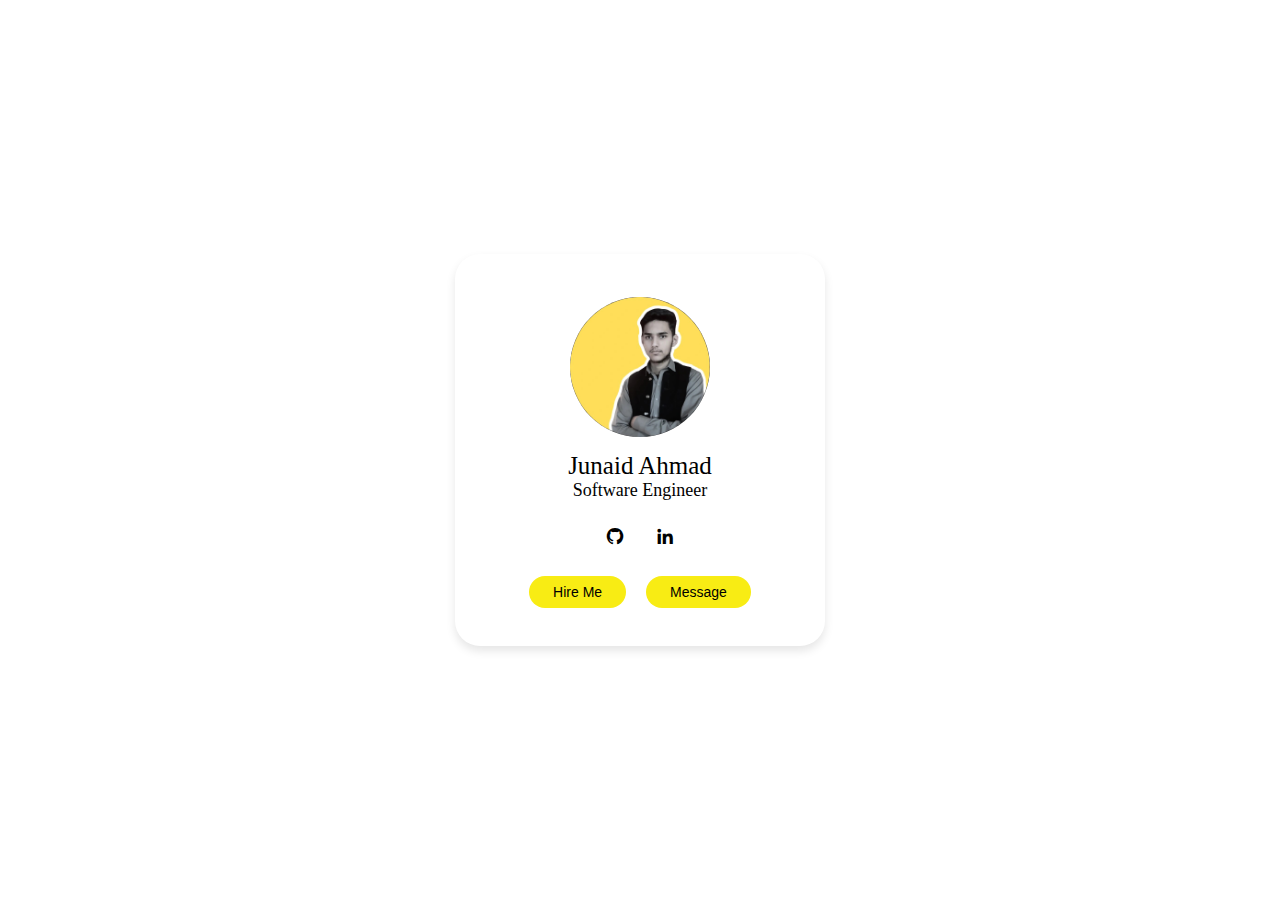
<file: P1/index.html>
<!DOCTYPE html>
<html lang="en">
<head>
    <meta charset="UTF-8">
    <meta name="viewport" content="width=device-width, initial-scale=1.0">
    <title>Document</title>
    <link rel="stylesheet" href="style.css">
    <link rel="stylesheet" href="https://unpkg.com/boxicons@2.1.2/css/boxicons.min.css">
</head>
<body>
    <!-- FEEL FREE TO EXPPLORE-->

    <div class="profile-card">
        <div class="image">
            <img src="DP.jpg" alt="" class="profile-img">
        </div>
    
    

    <div class="text-data">
        <span class="name">Junaid Ahmad</span>
        <span class="job">Software Engineer</span>
    </div>

    <div class="media-buttons">
        <!-- GitHub Link -->
        <a href="https://github.com/junaidaslam2006" class="link" target="_blank">
            <i class="bx bxl-github"></i>
        </a>
        <!-- LinkedIn Link -->
    <a href="https://www.linkedin.com/in/junaid-ahmad-646117330/" class="link" target="_blank">
        <i class="bx bxl-linkedin"></i>
    </a>
    </div>

    <div class="buttons">
        <button class="button">Hire Me</button>
        <button class="button">Message</button>
    </div>
</div>
</body>
</html>
</file>
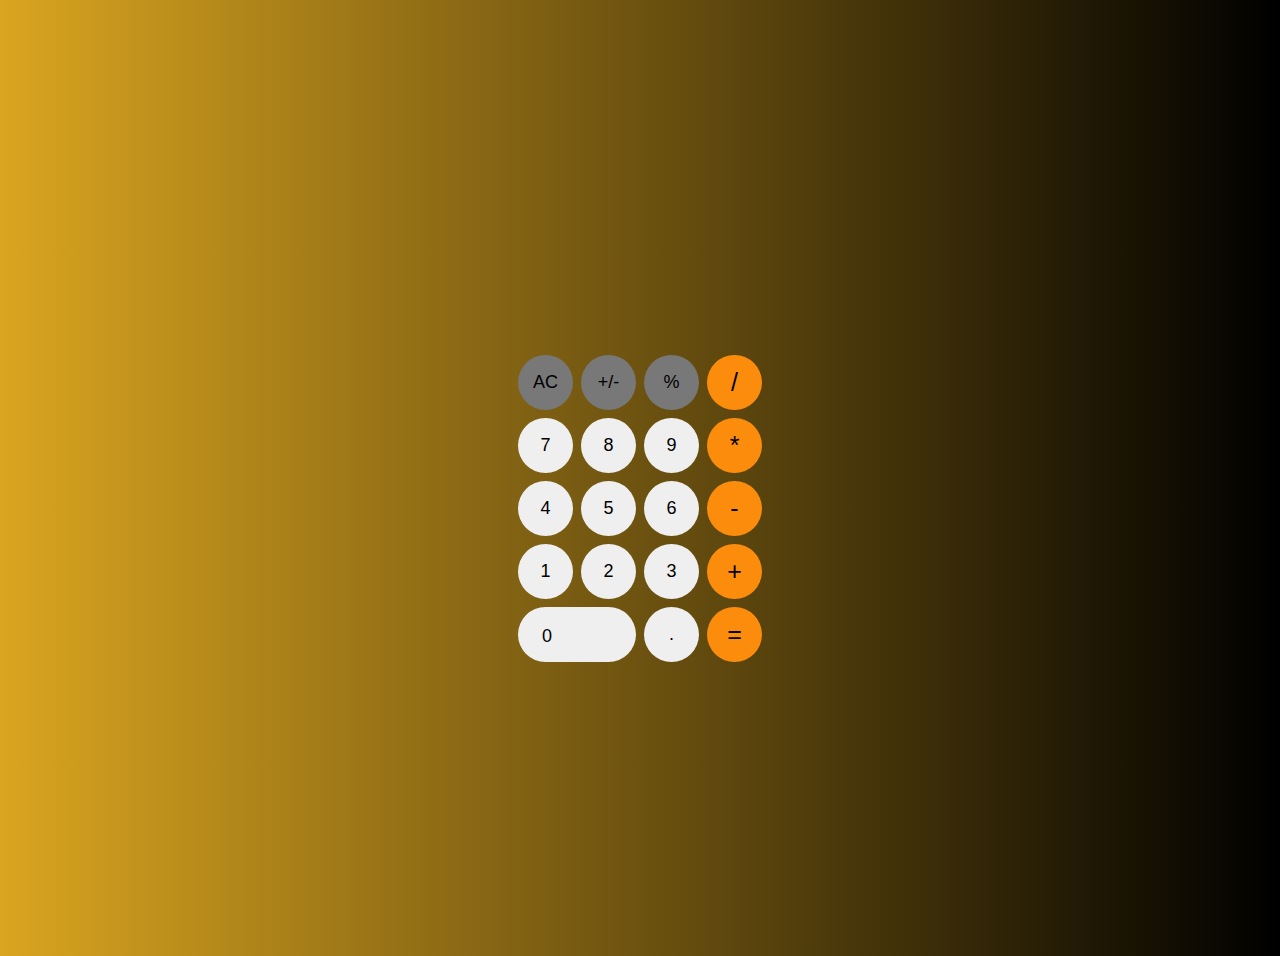
<file: P3/index.html>
<!DOCTYPE html>
<html lang="en">
<head>
    <meta charset="UTF-8">
    <meta name="viewport" content="width=device-width, initial-scale=1.0">
    <title>Document</title>
    <link rel="stylesheet" href="style.css">
</head>
<body>
    <section>
        <div class="container">
            <!--PANEL-->
            <div class="panel"><p class="result"></p></div>
            <!--BUTTOnS-->
            <table>
                <!--ROW 1 -->
                <tr>
                    <td><button id="ac" class="btn special">AC</button></td>
                    <td><button id="sign" class="btn special">+/-</button></td>
                    <td><button id="percentage" class="btn special">%</button></td>
                    <td><button id="division" class="btn operator">/</button></td>
                </tr>
                <!--ROW 2 -->
                 <tr>
                    <td><button id="seven" class="btn number">7</button></td>
                    <td><button id="eight" class="btn number">8</button></td>
                    <td><button id="nine" class="btn number">9</button></td>
                    <td><button id="multiplication" class="btn operator">*</button></td>
                </tr>
                <!--ROW 3 -->
                <tr>
                    <td><button id="four" class="btn number">4</button></td>
                    <td><button id="five" class="btn number">5</button></td>
                    <td><button id="six" class="btn number">6</button></td>
                    <td><button id="subtraction" class="btn operator">-</button></td>
                </tr>
                <!--ROW 4 -->
                <tr>
                    <td><button id="one" class="btn number">1</button></td>
                    <td><button id="two" class="btn number">2</button></td>
                    <td><button id="three" class="btn number">3</button></td>
                    <td><button id="addition" class="btn operator">+</button></td>
                </tr>
                <!--ROW 5 -->
                <tr>
                    <td colspan="2"><button id="zero" class="btn number"><p id="zero">0</p></button></td>
                    <td><button id="point" class="btn decimal">.</button></td>
                    <td><button id="equal" class="btn operator">=</button></td>
                </tr>
            </table>
        </div>
    </section>
    <!--JQUERY-->
    <script src="https://ajax.googleapis.com/ajax/libs/jquery/3.5.1/jquery.min.js"></script>
    <!--JS-->
    <script src="script.js"></script>
    
</body>
</html>
</file>
<file: P1/style.css>
*{
    padding: 0;
    margin: 0;
    box-sizing: border-box;
}
body{
    height: 100vh;
    display: flex;
    align-items: center;
    justify-content: center;
    background-color: #fff;
}
.profile-card{
    display: flex;
    flex-direction: column;
    align-items: center;
    max-width: 370px;
    width: 100%;
    background: #fff;
    border-radius: 25px;
    padding: 38px;
    box-shadow: 0 5px 10px rgba(0, 0, 0, 0.1);position: relative;
}

.profile-card::before {
    content: '';
    position: absolute;
    top: 0;
    left: 0;
    height: 36%;
    width: 100%;
    border-radius: 25px 25px 0 0;
    background-image: url('https://images.unsplash.com/photo-1506748686214-e9df14d4d9d0?crop=entropy&cs=tinysrgb&fit=max&fm=jpg&ixid=MnwzNjUyOXwwfDF8c2VhcmNofDJ8fHllbGxvd3xlbnwwfHx8fDE2OTI0NTYyNzM&ixlib=rb-4.0.3&q=80&w=1080');
    background-size: cover;
    background-position: center;
}
.image{
    position: relative;
    height: 150px;
    width: 150px;
    border-radius: 50%;
    padding: 2px;
    margin-bottom: 10px;
 }
.image .profile-img{
    height: 100%;
    width: 100%;
    object-fit: cover;
    border-radius: 50%;
    border: 3px solid white;
}

.profile-card .text-data{
    display: flex;
    flex-direction: column;
    align-items: center;
}
.text-data .name{
    font-size: 25px;
    font-weight: 500;
}
.text-data .job{
    font-size: 18px;
    font-weight: 400;
}
.profile-card .media-buttons{
    display: flex;
    align-items: center;
    margin-top: 15px;

}
.media-buttons .link{
    display: flex;
    align-items: center;
    justify-content: center;
    height: 40px;
    width: 40px;
    color: black;
    border-radius: 50%;
    margin: 0 5px;
    transition: all 0.3s ease-in-out;
    text-decoration: none;
}
.media-buttons .link:hover{
    background-color: #f2f2f2;
    transition: all 0.3s ease-in-out;
    transform: scale(1.05);
}
.media-buttons .link i{
    font-size: 20px;
    color: black;
}
.profile-card .buttons {
    display: flex;
    align-items: center;
    justify-content: center;
    margin-top: 20px;
    text-decoration: none;
}
.buttons .button{
    color: black;
    background-color: #f8ec14; /* Yellow background */
    font-size: 14px;
    font-weight: 400;
    border: none;
    border-radius: 24px;
    margin: 0 10px;
    padding: 8px 24px;
    cursor: pointer;
    text-decoration: none;
    transition: all 0.3s ease-in-out;
}
.button:hover{
    background-color: #f2f2f2; /* Black shade on hover */
    color: black; /* Optional: Change text color to white for better contrast */
    transition: all 0.3s ease-in-out;
    transform: scale(1.05); /* Slight scaling effect */
}
</file>
<file: P3/style.css>
body{
background: linear-gradient(to right, goldenrod, black);
}
section{
    display: flex;
    justify-content: center;
  
}
.container{
    width: auto;
    height: auto;
    padding: 20px; /* Adjusted padding */
    margin: 0 auto; /* Center the container horizontally */
    display: flex;
    flex-direction: column;
    align-items: center;
    justify-content: center; /* Center the content vertically */
    min-height: 100vh; /* Ensure the container takes up the full viewport height */
}
.panel{
    display: flex;
    justify-content: flex-end;
    align-items: center;
    width: 100%;
    height: 50px;
    margin-bottom: 10px;
}
.panel p {
    color: white;
    font-family: Arial, Helvetica, sans-serif;
    font-size: 50px;
    margin: 0;
    padding: 0 15px 0 0;
}
.btn{
    border-radius: 50%;
    border-style: none;
    font-size: 18px;
    width: 55px;
    height: 55px;
    margin: 2px;
}
.btn.special{
    color: black;
    background-color: rgb(120, 120, 120);
}
.btn.special:hover{
    color: white;
    background-color: rgb(170, 170, 170);
}
.btn.operator{
    font-size: 25px;
    background-color: rgb(252, 141, 12);
}
.btn.operator:hover{
    background-color: rgb(255, 191, 62);
}
.btn.number:hover, .btn.decimal:hover{
    background-color: rgb(88, 88, 88);
}
#zero {
    border-radius: 50px;
    width: 118px;
}
#zero p{
    padding-left: 18px;
    text-align: left;
}
</file>
